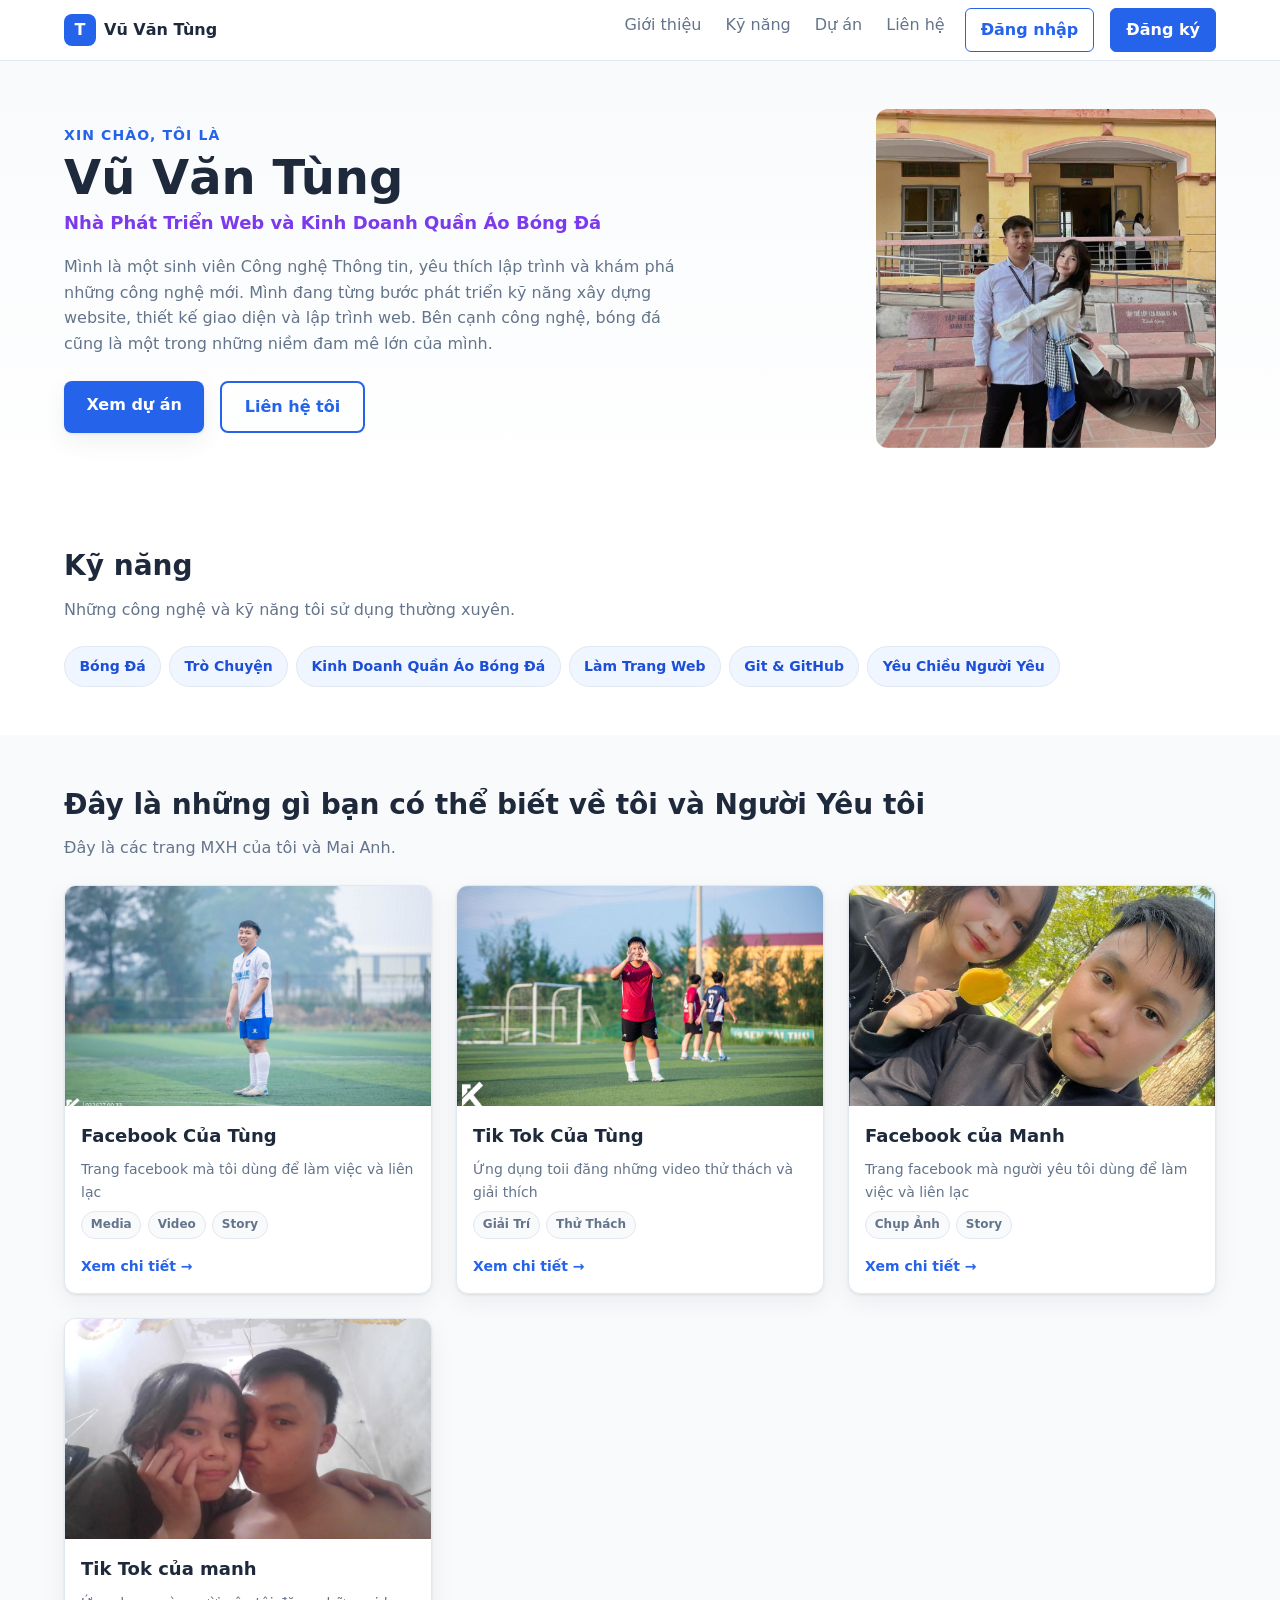
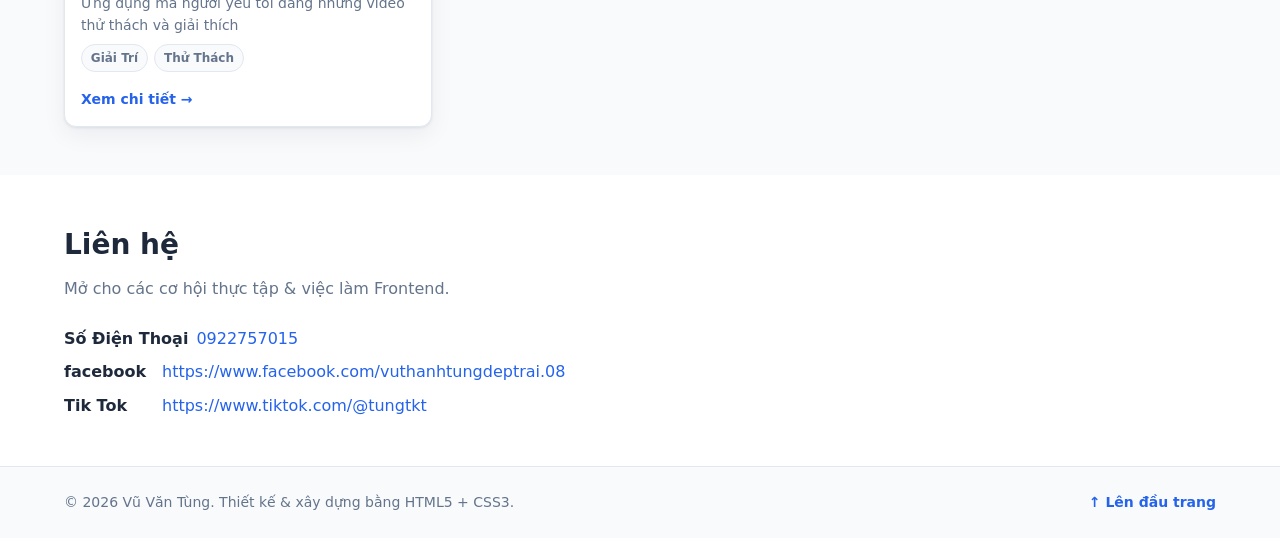
<file: index.html>
<!DOCTYPE html>
<!-- lang="vi" khai báo ngôn ngữ trang → hỗ trợ screen reader & SEO -->
<html lang="vi">

<head>
  <!-- ========== METADATA BẮT BUỘC ========== -->
  <meta charset="UTF-8" />
  <!-- viewport: nền tảng của responsive mobile-first, khóa tỉ lệ 1:1 với thiết bị -->
  <meta name="viewport" content="width=device-width, initial-scale=1.0" />
  <meta name="description" content="Portfolio CV của Vũ Văn Tùng–Frontend Developer. Dự án, kỹ năng và thông tin liên hệ." />
  <meta name="author" content="Vũ Văn Tùng" />
  <title>Vũ Văn Tùng · Frontend Developer</title>

  <!-- Liên kết tới file CSS tách rời (yêu cầu của bài) -->
  <link rel="stylesheet" href="./assets/css/styles.css" />
</head>

<body>

  <!-- ========================================================== -->
  <!-- HEADER: nhận diện + điều hướng chính                        -->
  <!-- ========================================================== -->
  <header class="site-header">
    <div class="container header-inner">
      <!-- Thương hiệu cá nhân -->
      <a class="brand" href="#top" aria-label="Về đầu trang">
        <span class="brand-mark" aria-hidden="true">T</span>
        <span class="brand-name">Vũ Văn Tùng</span>
      </a>

      <!-- NAV dùng Flexbox (xem styles.css) -->
      <nav class="main-nav" aria-label="Điều hướng chính">
        <!-- Đoạn ul.nav-list ở đây" -->
        <ul class="nav-list">
          <li><a href="#about">Giới thiệu</a></li>
          <li><a href="#skills">Kỹ năng</a></li>
          <li><a href="#projects">Dự án</a></li>
          <li><a href="#contact">Liên hệ</a></li>
          <!-- Thêm 2 liên hệ ở đây -->
          <li><a href="./login.html" class="nav-auth">Đăng nhập</a></li>
          <li><a href="./login.html" class="nav-auth nav-register">Đăng ký</a></li>
        </ul>
      </nav>
    </div>
  </header>

  <!-- ========================================================== -->
  <!-- MAIN: toàn bộ nội dung chính của trang                      -->
  <!-- ========================================================== -->
  <main id="top">
    <!-- ----- SECTION: Giới thiệu / Hero ----- -->
    <section id="about" class="hero">
      <div class="container hero-inner">
        <div class="hero-text">
          <p class="eyebrow">Xin chào, tôi là</p>
          <h1 class="hero-title">Vũ Văn Tùng</h1>
          <p class="hero-role">Nhà Phát Triển Web và Kinh Doanh Quần Áo Bóng Đá</p>
          <p class="hero-desc">
            Mình là một sinh viên Công nghệ Thông tin, yêu thích lập trình và khám phá những công nghệ mới.
             Mình đang từng bước phát triển kỹ năng xây dựng website, thiết kế giao diện và lập trình web.
              Bên cạnh công nghệ, bóng đá cũng là một trong những niềm đam mê lớn của mình.
          </p>
          <div class="hero-actions">
            <a class="btn btn-primary" href="#projects">Xem dự án</a>
            <a class="btn btn-outline" href="#contact">Liên hệ tôi</a>
          </div>
        </div>

        <!-- Ảnh đại diện: dùng placeholder, thay bằng ảnh thật của bạn -->
        <figure class="hero-avatar">
          <img
            src="assets/img/anhbanthan1.jpg"
            alt="Ảnh đại diện của Vũ Văn Tùng"
            width="320" height="320" />
        </figure>
      </div>
    </section>

    <!-- ----- SECTION: Kỹ năng ----- -->
    <section id="skills" class="section">
      <div class="container">
        <h2 class="section-title">Kỹ năng</h2>
        <p class="section-sub">Những công nghệ và kỹ năng tôi sử dụng thường xuyên.</p>

        <ul class="skill-grid">
          <li class="skill-chip">Bóng Đá</li>
          <li class="skill-chip">Trò Chuyện</li>
          <li class="skill-chip">Kinh Doanh Quần Áo Bóng Đá</li>
          <li class="skill-chip">Làm Trang Web</li>
          <li class="skill-chip">Git &amp; GitHub</li>
          <li class="skill-chip">Yêu Chiều Người Yêu</li>
        </ul>
      </div>
    </section>

    <!-- ----- SECTION: Dự án (danh sách thẻ dùng CSS Grid) ----- -->
    <section id="projects" class="section section-muted">
      <div class="container">
        <h2 class="section-title">Đây là những gì bạn có thể biết về tôi và Người Yêu tôi</h2>
        <p class="section-sub">Đây là các trang MXH của tôi và Mai Anh.</p>

        <!-- .project-grid dùng CSS Grid (xem styles.css) -->
        <div class="project-grid">

          <!-- Mỗi thẻ là một <article> độc lập, có thể đứng riêng -->
          <article class="card">
            <img class="card-media"
              src="./assets/img/anhdeptrai.jpg"
              alt="Ảnh minh họa dự án Landing Page" width="600" height="360" />
            <div class="card-body">
              <h3 class="card-title">Facebook Của Tùng</h3>
              <p class="card-desc">
                Trang facebook mà tôi dùng để làm việc và liên lạc
              </p>
              <ul class="tag-list">
                <li>Media</li>
                <li>Video</li>
                <li>Story</li>
              </ul>
              <a class="card-link" href="https://www.facebook.com/vuthanhtungdeptrai.08">Xem chi tiết →</a>
            </div>
          </article>

          <article class="card">
            <img class="card-media"
              src="./assets/img/anhdeptrai2.jpg"
              alt="Ảnh minh họa dự án Todo App" width="600" height="360" />
            <div class="card-body">
              <h3 class="card-title">Tik Tok Của Tùng</h3>
              <p class="card-desc">
               Ứng dụng toii đăng những video thử thách và giải thích
              </p>
              <ul class="tag-list">
                <li>Giải Trí</li>
                <li>Thử Thách</li>
              </ul>
              <a class="card-link" href="https://www.tiktok.com/@tungtkt">Xem chi tiết →</a>
            </div>
          </article>

          <article class="card">
            <img class="card-media"
              src="./assets/img/anhtungvamaianh.jpg"
              alt="Ảnh minh họa dự án Weather Dashboard" width="600" height="360" />
            <div class="card-body">
              <h3 class="card-title">Facebook của Manh</h3>
              <p class="card-desc">
                Trang facebook mà người yêu tôi dùng để làm việc và liên lạc
              </p>
              <ul class="tag-list">
                <li>Chụp Ảnh</li>
                <li>Story</li>
              </ul>
              <a class="card-link" href="https://www.facebook.com/maianh.nguyen.6909#">Xem chi tiết →</a>
            </div>
          </article>

          <article class="card">
            <img class="card-media"
              src="./assets/img/tungtkt.jpg"
              alt="Ảnh minh họa dự án Blog cá nhân" width="600" height="360" />
            <div class="card-body">
              <h3 class="card-title">Tik Tok của manh</h3>
              <p class="card-desc">
                Ứng dụng mà người yêu tôi đăng những video thử thách và giải thích
              </p>
              <ul class="tag-list">
                <li>Giải Trí</li>
                <li>Thử Thách</li>
              </ul>
              <a class="card-link" href="https://www.tiktok.com/@nma9609?_r=1&_t=ZS-9AKEaKZitOP">Xem chi tiết →</a>
            </div>
          </article>

        </div><!-- /.project-grid -->
      </div>
    </section>

    <!-- ----- SECTION: Liên hệ ----- -->
    <section id="contact" class="section">
      <div class="container contact-inner">
        <h2 class="section-title">Liên hệ</h2>
        <p class="section-sub">Mở cho các cơ hội thực tập &amp; việc làm Frontend.</p>

        <ul class="contact-list">
          <li><span class="contact-label">Số Điện Thoại</span> <a href="tel:0922757015">0922757015</a></li>
          <li><span class="contact-label">facebook</span> <a href="https://www.facebook.com/vuthanhtungdeptrai.08">https://www.facebook.com/vuthanhtungdeptrai.08</a></li>
          <li><span class="contact-label">Tik Tok</span> <a href="https://www.tiktok.com/@tungtkt">https://www.tiktok.com/@tungtkt</a></li>
        </ul>
      </div>
    </section>

  </main>

  <!-- ========================================================== -->
  <!-- FOOTER                                                      -->
  <!-- ========================================================== -->
  <footer class="site-footer">
    <div class="container footer-inner">
      <p>© 2026 Vũ Văn Tùng. Thiết kế &amp; xây dựng bằng HTML5 + CSS3.</p>
      <a href="#top" class="to-top">↑ Lên đầu trang</a>
    </div>
  </footer>

</body>

</html>
</file>
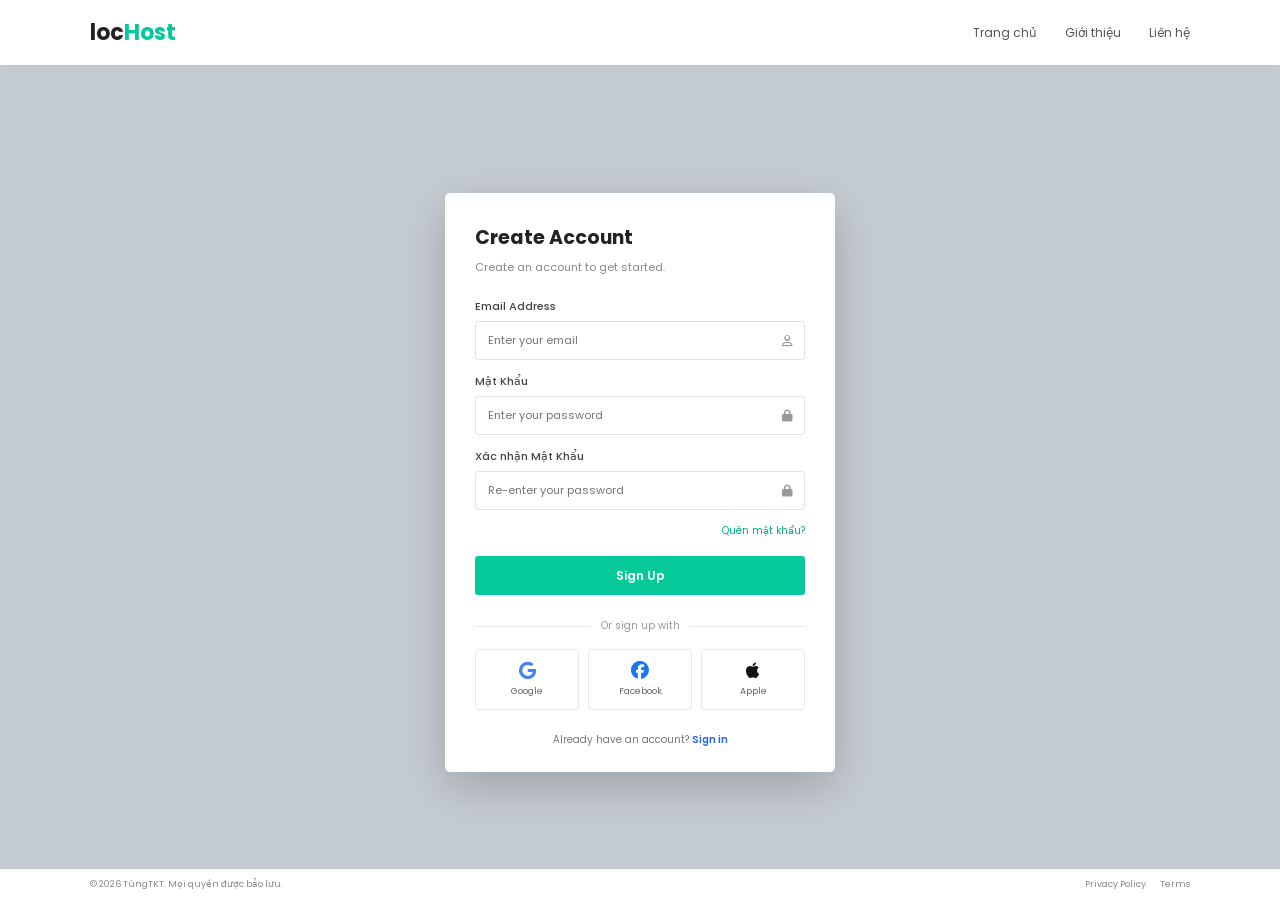
<file: login.html>
<!DOCTYPE html>
<html lang="vi">
<head>
  <meta charset="UTF-8">
  <meta name="viewport" content="width=device-width, initial-scale=1.0">
  <title>Trang Cá Nhân Của Tùng -Đăng nhập / Đăng ký</title>

  <link rel="preconnect" href="https://fonts.googleapis.com">
  <link href="https://fonts.googleapis.com/css2?family=Poppins:wght@400;500;600;700&display=swap" rel="stylesheet">
  <link rel="stylesheet" href="https://cdnjs.cloudflare.com/ajax/libs/font-awesome/6.5.2/css/all.min.css">

  <style>
    * {
      margin: 0;
      padding: 0;
      box-sizing: border-box;
    }

    body {
      font-family: "Poppins", sans-serif;
      min-height: 100vh;
      background: #eef2f5;
      color: #222;
    }

    /* Thanh điều hướng */
    .navbar {
      height: 65px;
      background: #fff;
      display: flex;
      align-items: center;
      justify-content: space-between;
      padding: 0 7%;
      box-shadow: 0 2px 12px #00000008;
    }

    .logo {
      font-size: 22px;
      font-weight: 700;
      color: #222;
      text-decoration: none;
    }

    .logo span {
      color: #05c99a;
    }

    .nav-links {
      display: flex;
      align-items: center;
      gap: 28px;
    }

    .nav-links a {
      font-size: 12px;
      color: #555;
      text-decoration: none;
    }

    .nav-links a:hover {
      color: #05bd91;
    }

    /* Phần nền */
    .hero {
      min-height: calc(100vh - 65px);
      display: flex;
      align-items: center;
      justify-content: center;
      padding: 35px 16px;
      background:
        linear-gradient(#10253630, #10253630),
        url("https://images.unsplash.com/photo-1501785888041-af3ef285b470?auto=format&fit=crop&w=1800&q=85")
        center/cover no-repeat;
    }

    /* Khung đăng nhập */
    .auth-card {
      width: 100%;
      max-width: 390px;
      background: #fff;
      padding: 30px 30px 24px;
      border-radius: 5px;
      box-shadow: 0 15px 45px #00000030;
      animation: appear 0.45s ease;
    }

    @keyframes appear {
      from {
        opacity: 0;
        transform: translateY(12px);
      }
      to {
        opacity: 1;
        transform: translateY(0);
      }
    }

    .auth-card h1 {
      font-size: 19px;
      font-weight: 700;
      margin-bottom: 7px;
    }

    .subtitle {
      color: #888;
      font-size: 11px;
      margin-bottom: 22px;
    }

    .form-group {
      margin-bottom: 13px;
    }

    .form-group label {
      display: block;
      font-size: 11px;
      font-weight: 500;
      margin-bottom: 6px;
      color: #444;
    }

    .input-wrap {
      position: relative;
    }

    .input-wrap input {
      width: 100%;
      height: 39px;
      padding: 0 38px 0 12px;
      border: 1px solid #e0e4e8;
      border-radius: 3px;
      outline: none;
      font-family: inherit;
      font-size: 11px;
      transition: border-color 0.2s, box-shadow 0.2s;
    }

    .input-wrap input:focus {
      border-color: #05c99a;
      box-shadow: 0 0 0 3px #05c99a18;
    }

    .input-wrap .field-icon {
      position: absolute;
      right: 12px;
      top: 50%;
      transform: translateY(-50%);
      color: #999;
      font-size: 12px;
    }

    .forgot {
      display: block;
      text-align: right;
      font-size: 10px;
      color: #00ad82;
      text-decoration: none;
      margin-top: 8px;
    }

    .primary-btn {
      width: 100%;
      height: 39px;
      margin-top: 17px;
      border: none;
      border-radius: 3px;
      background: #06c99a;
      color: white;
      font-family: inherit;
      font-size: 12px;
      font-weight: 600;
      cursor: pointer;
      transition: 0.2s;
    }

    .primary-btn:hover {
      background: #00ae84;
      transform: translateY(-1px);
    }

    .divider {
      display: flex;
      align-items: center;
      gap: 10px;
      color: #999;
      font-size: 10px;
      margin: 23px 0 15px;
    }

    .divider::before,
    .divider::after {
      content: "";
      height: 1px;
      background: #e9e9e9;
      flex: 1;
    }

    /* Nút mạng xã hội */
    .social-buttons {
      display: grid;
      grid-template-columns: repeat(3, 1fr);
      gap: 9px;
    }

    .social-btn {
      height: 61px;
      border: 1px solid #e7e7e7;
      border-radius: 4px;
      background: white;
      cursor: pointer;
      display: flex;
      flex-direction: column;
      align-items: center;
      justify-content: center;
      gap: 5px;
      font-family: inherit;
      transition: 0.2s;
    }

    .social-btn:hover {
      background: #f8fafb;
      border-color: #ccc;
    }

    .social-btn i {
      font-size: 18px;
    }

    .social-btn span {
      font-size: 9px;
      color: #666;
    }

    .google { color: #4285f4; }
    .facebook { color: #1877f2; }
    .apple { color: #111; }

    .switch-text {
      text-align: center;
      font-size: 10px;
      color: #777;
      margin-top: 22px;
    }

    .switch-text button {
      border: none;
      background: none;
      color: #2563eb;
      font-weight: 600;
      font-family: inherit;
      cursor: pointer;
      font-size: 10px;
    }

    .message {
      display: none;
      margin-top: 13px;
      padding: 10px;
      border-radius: 4px;
      font-size: 11px;
      line-height: 1.6;
    }

    .message.show {
      display: block;
    }

    .message.error {
      color: #a61c1c;
      background: #fff0f0;
    }

    .message.success {
      color: #087c5b;
      background: #eafff7;
    }

    footer {
      position: fixed;
      bottom: 0;
      left: 0;
      width: 100%;
      background: #fff;
      padding: 9px 7%;
      display: flex;
      justify-content: space-between;
      color: #888;
      font-size: 9px;
    }

    footer a {
      color: #888;
      text-decoration: none;
      margin-left: 12px;
    }

    @media (max-width: 500px) {
      .navbar {
        height: 58px;
        padding: 0 18px;
      }

      .nav-links {
        gap: 12px;
      }

      .nav-links a {
        font-size: 10px;
      }

      .hero {
        min-height: calc(100vh - 58px);
        padding: 25px 14px 45px;
      }

      .auth-card {
        max-width: 360px;
        padding: 26px 22px 22px;
      }

      footer {
        position: static;
        padding: 12px 16px;
      }
    }

    @media (max-height: 650px) {
      .hero {
        align-items: flex-start;
      }

      footer {
        position: static;
      }
    }
  </style>
</head>

<body>
  <header class="navbar">
    <a href="./index.html" class="logo">loc<span>Host</span></a>

    <nav class="nav-links">
      <a href="./index.html">Trang chủ</a>
      <a href="./index.html#about">Giới thiệu</a>
      <a href="./index.html#contact">Liên hệ</a>
    </nav>
  </header>

  <main class="hero">
    <section class="auth-card">
      <h1 id="formTitle">Tạo Tài Khoản</h1>
      <p class="subtitle" id="formSubtitle">
        Tạo một tài khoản để bắt đầu.
      </p>

      <form id="authForm">
        <div class="form-group">
          <label for="email">Email Address</label>
          <div class="input-wrap">
            <input
              type="email"
              id="email"
              placeholder="Enter your email"
              autocomplete="email"
              required
            >
            <i class="fa-regular fa-user field-icon"></i>
          </div>
        </div>

        <div class="form-group">
          <label for="Mật Khẩu">Mật Khẩu</label>
          <div class="input-wrap">
            <input
              type="password"
              id="password"
              placeholder="Enter your password"
              autocomplete="current-password"
              minlength="6"
              required
            >
            <i class="fa-solid fa-lock field-icon"></i>
          </div>
        </div>

        <div class="form-group" id="confirmGroup">
          <label for="confirmPassword">Xác nhận Mật Khẩu</label>
          <div class="input-wrap">
            <input
              type="password"
              id="confirmPassword"
              placeholder="Re-enter your password"
              autocomplete="new-password"
            >
            <i class="fa-solid fa-lock field-icon"></i>
          </div>
        </div>

        <a href="#" class="forgot" id="forgotLink" hidden>
          Quên mật khẩu?
        </a>

        <button class="primary-btn" id="submitBtn" type="submit">
          Tạo Tài Khoản
        </button>

        <div class="message" id="message" role="status"></div>
      </form>

      <div class="divider">Đăng nhập cùng với </div>

      <div class="social-buttons">
        <button class="social-btn" type="button" data-provider="Google">
          <i class="fa-brands fa-google google"></i>
          <span>Google</span>
        </button>

        <button class="social-btn" type="button" data-provider="Facebook">
          <i class="fa-brands fa-facebook facebook"></i>
          <span>Facebook</span>
        </button>

        <button class="social-btn" type="button" data-provider="Apple">
          <i class="fa-brands fa-apple apple"></i>
          <span>Apple</span>
        </button>
      </div>

      <p class="switch-text">
        <span id="switchLabel">Đã có tài khoản chưa?</span>
        <button type="button" id="switchBtn">Đăng nhập</button>
      </p>
    </section>
  </main>

  <footer>
    <span>© 2026 TùngTKT. Mọi quyền được bảo lưu.</span>
    <span>
      <a href="#">Privacy Policy</a>
      <a href="#">Terms</a>
    </span>
  </footer>

  <script>
    const authForm = document.getElementById("authForm");
    const formTitle = document.getElementById("formTitle");
    const formSubtitle = document.getElementById("formSubtitle");
    const confirmGroup = document.getElementById("confirmGroup");
    const confirmPassword = document.getElementById("confirmPassword");
    const submitBtn = document.getElementById("submitBtn");
    const switchLabel = document.getElementById("switchLabel");
    const switchBtn = document.getElementById("switchBtn");
    const forgotLink = document.getElementById("forgotLink");
    const message = document.getElementById("message");
    const divider = document.querySelector(".divider");

    let isSignUp = true;

    function showMessage(text, type) {
      message.textContent = text;
      message.className = "message show " + type;
    }

    function clearMessage() {
      message.textContent = "";
      message.className = "message";
    }

    function updateForm() {
      clearMessage();

      if (isSignUp) {
        formTitle.textContent = "Create Account";
        formSubtitle.textContent = "Create an account to get started.";
        submitBtn.textContent = "Sign Up";
        confirmGroup.style.display = "block";
        confirmPassword.required = true;
        switchLabel.textContent = "Already have an account?";
        switchBtn.textContent = "Sign in";
        forgotLink.hidden = true;
        divider.textContent = "Or sign up with";
      } else {
        formTitle.textContent = "Sign In";
        formSubtitle.textContent = "Welcome back! Please sign in.";
        submitBtn.textContent = "Sign In";
        confirmGroup.style.display = "none";
        confirmPassword.required = false;
        switchLabel.textContent = "Don't have an account?";
        switchBtn.textContent = "Create account";
        forgotLink.hidden = false;
        divider.textContent = "Or sign in with";
      }
    }

    switchBtn.addEventListener("click", () => {
      isSignUp = !isSignUp;
      authForm.reset();
      updateForm();
    });

    authForm.addEventListener("submit", (event) => {
      event.preventDefault();
      clearMessage();

      const email = document.getElementById("email").value.trim();
      const password = document.getElementById("password").value;
      const confirm = confirmPassword.value;

      if (password.length < 6) {
        showMessage("Mật khẩu cần có ít nhất 6 ký tự.", "error");
        return;
      }

      if (isSignUp && password !== confirm) {
        showMessage("Mật khẩu xác nhận không khớp.", "error");
        return;
      }

      if (isSignUp) {
        showMessage(
          "Kiểm tra hợp lệ thành công! Muốn tạo tài khoản thật, bạn cần kết nối hệ thống xác thực ở phía máy chủ.",
          "success"
        );
      } else {
        showMessage(
          "Giao diện đã nhận thông tin. Chức năng đăng nhập thật cần được kết nối với hệ thống xác thực.",
          "success"
        );
      }

      console.log("Demo form:", {
        mode: isSignUp ? "sign-up" : "sign-in",
        email: email
      });
    });

    forgotLink.addEventListener("click", (event) => {
      event.preventDefault();
      showMessage(
        "Chức năng đặt lại mật khẩu cần được thiết lập với hệ thống xác thực.",
        "error"
      );
    });

    document.querySelectorAll("[data-provider]").forEach((button) => {
      button.addEventListener("click", () => {
        showMessage(
          "Đăng nhập " + button.dataset.provider +
          " cần được cấu hình OAuth trước khi sử dụng thật.",
          "error"
        );
      });
    });

    updateForm();
  </script>
</body>
</html>
</file>
<file: assets/css/styles.css>
/* ==========================================================================
   PORTFOLIO CV – styles.css
   Chiến lược: MOBILE-FIRST
   - Mặc định (ngoài media query) = giao diện cho màn hình nhỏ nhất (~360px)
   - @media (min-width: 768px)  → nâng cấp cho tablet
   - @media (min-width: 1280px) → nâng cấp cho desktop
   ========================================================================== */

/* ==========================================================================
   1. DESIGN TOKENS – biến hệ thống thị giác (màu, chữ, khoảng cách, bo góc)
   Dùng custom properties để thay đổi tập trung, nhất quán toàn trang.
   ========================================================================== */
:root {
  /* --- Bảng màu --- */
  --color-primary: #2563eb;      /* xanh thương hiệu */
  --color-primary-dark: #1d4ed8;
  --color-accent: #7c3aed;       /* tím nhấn */
  --color-text: #1e293b;         /* chữ chính */
  --color-text-soft: #64748b;    /* chữ phụ */
  --color-bg: #ffffff;           /* nền trang */
  --color-surface: #f8fafc;      /* nền vùng nhấn */
  --color-border: #e2e8f0;       /* viền */
  --color-chip: #eff6ff;         /* nền chip kỹ năng */

  /* --- Typography --- */
  --font-base: system-ui, -apple-system, "Segoe UI", Roboto, Helvetica, Arial, sans-serif;
  --fs-sm: 0.875rem;   /* 14px */
  --fs-base: 1rem;     /* 16px */
  --fs-lg: 1.125rem;   /* 18px */
  --fs-h2: 1.5rem;     /* 24px */
  --fs-h1: 2rem;       /* 32px (sẽ tăng ở desktop) */
  --lh-base: 1.6;

  /* --- Khoảng cách (spacing scale) --- */
  --space-1: 0.5rem;
  --space-2: 1rem;
  --space-3: 1.5rem;
  --space-4: 2rem;
  --space-5: 3rem;

  /* --- Bố cục --- */
  --container-max: 1200px;
  --radius: 12px;
  --radius-sm: 8px;
  --shadow: 0 1px 3px rgba(15, 23, 42, 0.08), 0 8px 24px rgba(15, 23, 42, 0.06);
}

/* ==========================================================================
   2. CHUẨN HÓA BOX MODEL + RESET CƠ BẢN
   ========================================================================== */
*,
*::before,
*::after {
  box-sizing: border-box;   /* width đã bao gồm padding + border → dễ tính toán */
}

* {
  margin: 0;
  padding: 0;
}

html {
  scroll-behavior: smooth;        /* cuộn mượt khi bấm nav */
  -webkit-text-size-adjust: 100%; /* chống iOS tự phóng chữ */
}

body {
  font-family: var(--font-base);
  font-size: var(--fs-base);
  line-height: var(--lh-base);
  color: var(--color-text);
  background: var(--color-bg);
  overflow-x: hidden; /* LƯỚI AN TOÀN chống cuộn ngang; bố cục bên dưới vẫn tự đúng */
}

img {
  display: block;
  max-width: 100%;  /* ảnh không bao giờ tràn khung → không gây cuộn ngang */
  height: auto;
}

a {
  color: inherit;
  text-decoration: none;
}

ul {
  list-style: none;
}

/* ==========================================================================
   3. LAYOUT DÙNG LẠI – .container
   ========================================================================== */
.container {
  width: 100%;
  max-width: var(--container-max);
  margin-inline: auto;
  padding-inline: var(--space-2); /* lề ngang an toàn trên mobile */
}

.section {
  padding-block: var(--space-5);
}

.section-muted {
  background: var(--color-surface);
}

.section-title {
  font-size: var(--fs-h2);
  margin-bottom: var(--space-1);
}

.section-sub {
  color: var(--color-text-soft);
  margin-bottom: var(--space-3);
}

/* ==========================================================================
   4. HEADER + NAV (FLEXBOX)
   Mobile: thương hiệu trên, menu xuống dòng và tự wrap → không tràn ngang.
   ========================================================================== */
.site-header {
  position: sticky;
  top: 0;
  z-index: 10;
  background: rgba(255, 255, 255, 0.9);
  backdrop-filter: blur(8px);
  border-bottom: 1px solid var(--color-border);
}

.header-inner {
  display: flex;             /* FLEXBOX */
  flex-wrap: wrap;           /* cho phép xuống dòng trên màn hình hẹp */
  align-items: center;
  justify-content: space-between;
  gap: var(--space-1);
  padding-block: var(--space-1);
}

.brand {
  display: flex;
  align-items: center;
  gap: var(--space-1);
  font-weight: 700;
}

.brand-mark {
  display: grid;
  place-items: center;
  width: 2rem;
  height: 2rem;
  border-radius: var(--radius-sm);
  background: var(--color-primary);
  color: #fff;
  font-weight: 800;
}

/* Danh sách nav cũng là flex container */
.nav-list {
  display: flex;            /* FLEXBOX cho thanh điều hướng */
  flex-wrap: wrap;
  gap: var(--space-2);
}

.nav-list a {
  display: inline-block;
  padding: 0.25rem 0.25rem;
  color: var(--color-text-soft);
  font-weight: 500;
  border-bottom: 2px solid transparent;
  transition: color 0.15s, border-color 0.15s;
}

.nav-list a:hover,
.nav-list a:focus-visible {
  color: var(--color-primary);
  border-bottom-color: var(--color-primary);
}

/* ==========================================================================
   5. HERO / GIỚI THIỆU
   Mobile: xếp dọc (text trên, avatar dưới). Desktop: 2 cột.
   ========================================================================== */
.hero {
  padding-block: var(--space-5);
  background: linear-gradient(180deg, var(--color-surface), var(--color-bg));
}

.hero-inner {
  display: flex;
  flex-direction: column;     /* mobile-first: xếp dọc */
  gap: var(--space-4);
  align-items: flex-start;
}

.eyebrow {
  color: var(--color-primary);
  font-weight: 600;
  text-transform: uppercase;
  letter-spacing: 0.08em;
  font-size: var(--fs-sm);
}

.hero-title {
  font-size: var(--fs-h1);
  line-height: 1.15;
  margin-block: 0.25rem;
}

.hero-role {
  font-size: var(--fs-lg);
  color: var(--color-accent);
  font-weight: 600;
  margin-bottom: var(--space-2);
}

.hero-desc {
  color: var(--color-text-soft);
  max-width: 60ch;
  margin-bottom: var(--space-3);
}

.hero-actions {
  display: flex;
  flex-wrap: wrap;
  gap: var(--space-2);
}

.hero-avatar img {
  border-radius: var(--radius);
  /* box-shadow: var(--shadow); */
  width: 100%;
  /* max-width: 260px; */
}

/* --- Nút bấm --- */
.btn {
  display: inline-block;
  padding: 0.7rem 1.4rem;
  border-radius: var(--radius-sm);
  font-weight: 600;
  text-align: center;
  transition: transform 0.12s, background 0.15s, box-shadow 0.15s;
}

.btn:active { transform: translateY(1px); }

.btn-primary {
  background: var(--color-primary);
  color: #fff;
  box-shadow: var(--shadow);
}
.btn-primary:hover { background: var(--color-primary-dark); }

.btn-outline {
  border: 2px solid var(--color-primary);
  color: var(--color-primary);
}
.btn-outline:hover { background: var(--color-chip); }

/* ==========================================================================
   6. KỸ NĂNG – chip tự wrap bằng flex
   ========================================================================== */
.skill-grid {
  display: flex;
  flex-wrap: wrap;
  gap: var(--space-1);
}

.skill-chip {
  background: var(--color-chip);
  color: var(--color-primary-dark);
  border: 1px solid var(--color-border);
  padding: 0.5rem 0.9rem;
  border-radius: 999px;
  font-size: var(--fs-sm);
  font-weight: 600;
}

/* ==========================================================================
   7. DỰ ÁN – CSS GRID cho danh sách thẻ
   Mobile: 1 cột. Tablet: 2 cột. Desktop: 3 cột.
   ========================================================================== */
.project-grid {
  display: grid;                       /* CSS GRID */
  grid-template-columns: 1fr;          /* mobile-first: 1 cột */
  gap: var(--space-3);
}

.card {
  background: var(--color-bg);
  border: 1px solid var(--color-border);
  border-radius: var(--radius);
  overflow: hidden;                    /* bo góc gọn cả ảnh */
  box-shadow: var(--shadow);
  display: flex;
  flex-direction: column;
  transition: transform 0.15s, box-shadow 0.15s;
}

.card:hover {
  transform: translateY(-4px);
  box-shadow: 0 12px 32px rgba(15, 23, 42, 0.12);
}

.card-media {
  width: 100%;
  aspect-ratio: 5 / 3;                 /* giữ tỉ lệ ảnh ổn định */
  object-fit: cover;
}

.card-body {
  padding: var(--space-2);
  display: flex;
  flex-direction: column;
  gap: var(--space-1);
  flex: 1;                             /* các thẻ cao bằng nhau trong grid */
}

.card-title { font-size: var(--fs-lg); }

.card-desc {
  color: var(--color-text-soft);
  font-size: var(--fs-sm);
  flex: 1;
}

.tag-list {
  display: flex;
  flex-wrap: wrap;
  gap: 0.4rem;
}

.tag-list li {
  font-size: 0.75rem;
  font-weight: 600;
  color: var(--color-text-soft);
  background: var(--color-surface);
  border: 1px solid var(--color-border);
  padding: 0.2rem 0.55rem;
  border-radius: 999px;
}

.card-link {
  color: var(--color-primary);
  font-weight: 600;
  font-size: var(--fs-sm);
  margin-top: var(--space-1);
}

/* ==========================================================================
   8. LIÊN HỆ
   ========================================================================== */
.contact-list {
  display: flex;
  flex-direction: column;
  gap: var(--space-1);
}

.contact-list li {
  display: flex;
  flex-wrap: wrap;
  gap: var(--space-1);
  align-items: baseline;
}

.contact-label {
  min-width: 90px;
  font-weight: 700;
  color: var(--color-text);
}

.contact-list a { color: var(--color-primary); }
.contact-list a:hover { text-decoration: underline; }

/* ==========================================================================
   9. FOOTER
   ========================================================================== */
.site-footer {
  border-top: 1px solid var(--color-border);
  background: var(--color-surface);
  padding-block: var(--space-3);
}

.footer-inner {
  display: flex;
  flex-wrap: wrap;
  gap: var(--space-1);
  align-items: center;
  justify-content: space-between;
  color: var(--color-text-soft);
  font-size: var(--fs-sm);
}

.to-top { color: var(--color-primary); font-weight: 600; }

/* ==========================================================================
   10. MEDIA QUERIES – nâng cấp theo breakpoint (mobile-first)
   ========================================================================== */

/* ----- TABLET: ≥ 768px ----- */
@media (min-width: 768px) {
  :root {
    --fs-h1: 2.5rem;   /* 40px */
    --fs-h2: 1.75rem;  /* 28px */
  }

  .container { padding-inline: var(--space-3); }

  /* Hero chuyển sang 2 cột */
  .hero-inner {
    flex-direction: row;
    align-items: center;
    justify-content: space-between;
  }
  .hero-text { flex: 1; }
  .hero-avatar img { max-width: 300px; }

  /* Lưới dự án: 2 cột */
  .project-grid {
    grid-template-columns: repeat(2, 1fr);
  }
}

/* ----- DESKTOP: ≥ 1280px ----- */
@media (min-width: 1280px) {
  :root {
    --fs-h1: 3rem;     /* 48px */
  }

  /* Lưới dự án: 3 cột */
  .project-grid {
    grid-template-columns: repeat(3, 1fr);
  }

  .hero-avatar img { max-width: 340px; }
}

/* ==========================================================================
   11. HỖ TRỢ TIẾP CẬN & ƯA THÍCH NGƯỜI DÙNG
   ========================================================================== */
:focus-visible {
  outline: 3px solid var(--color-accent);
  outline-offset: 2px;
  border-radius: 4px;
}

@media (prefers-reduced-motion: reduce) {
  * {
    animation: none !important;
    transition: none !important;
    scroll-behavior: auto !important;
  }
}

/* Nút đăng nhập và đăng ký trên thanh menu */
.main-nav .nav-list .nav-auth {
    display: inline-block;
    padding: 8px 15px;
    border: 1px solid #2563eb;
    border-radius: 6px;
    color: #2563eb;
    text-decoration: none;
    font-weight: 600;
    transition: all 0.25s ease;
}

.main-nav .nav-list .nav-auth:hover {
    background: #2563eb;
    color: #fff;
    transform: translateY(-2px);
}

.main-nav .nav-list .nav-register {
    background: #2563eb;
    color: #fff;
}

.main-nav .nav-list .nav-register:hover {
    background: #1d4ed8;
    border-color: #1d4ed8;
}
</file>
